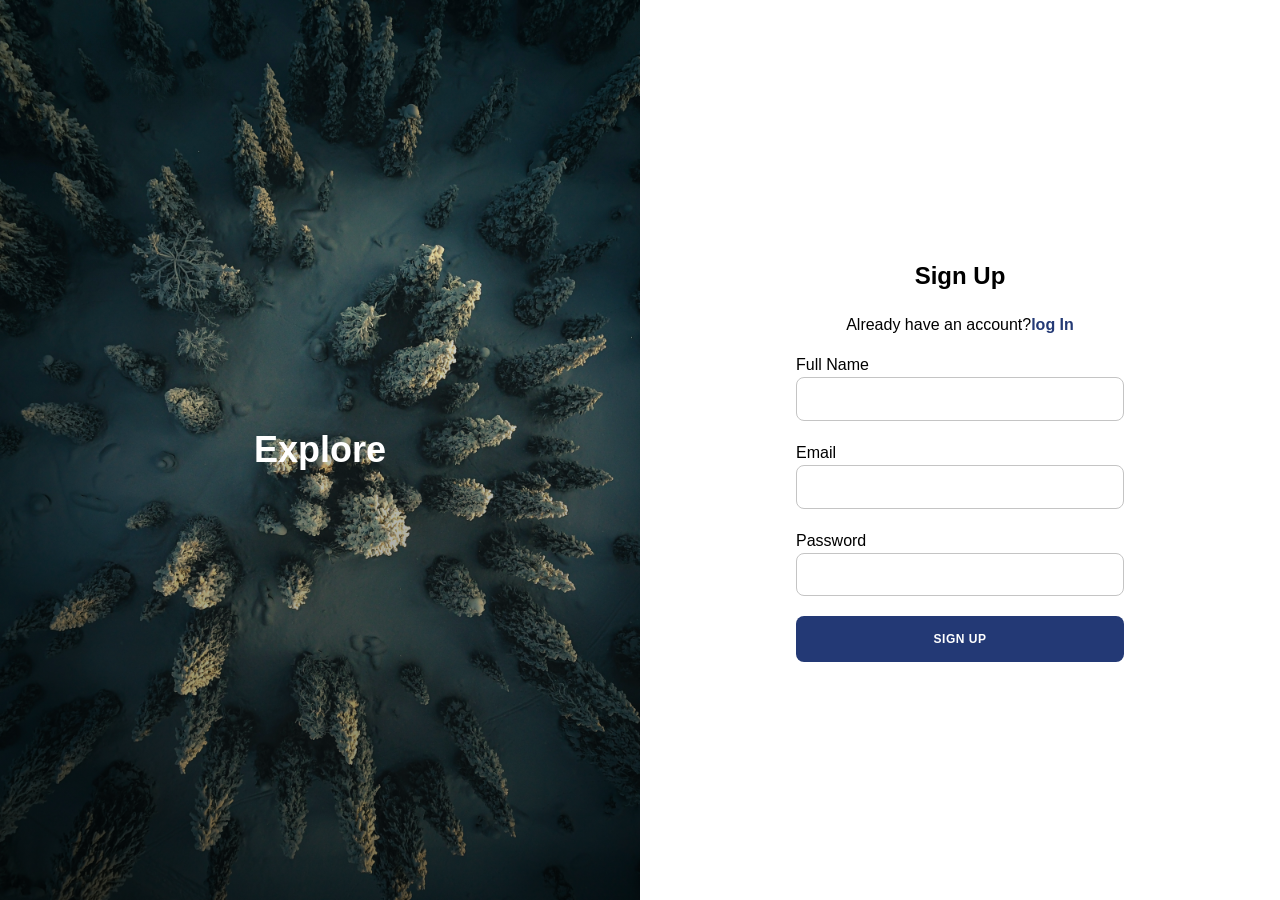
<file: index.html>
<!DOCTYPE html>
<html lang="en">
  <head>
    <meta charset="UTF-8" />
    <meta name="viewport" content="width=device-width, initial-scale=1.0" />
    <link rel="stylesheet" href="style.css" />
    <title>Sign Up</title>
  </head>
  <body>
    <div class="split-screen">
      <div class="left">
        <section class="copy">
          <h1>Explore</h1>
        </section>
      </div>
      <div class="right">
        <form id="signup-form">
          <section class="copy">
            <h2>Sign Up</h2>
            <div class="login-container">
              <p>
                Already have an account?<a href="login.html"
                  ><strong>log In</strong></a
                >
              </p>
            </div>
          </section>
          <!--Input fields for sign up page-->
          <div class="input-container name">
            <label for="name">Full Name</label>
            <input id="name" name="name" type="text" />
          </div>
          <div class="input-container email">
            <label for="email">Email</label>
            <input id="email" name="email" type="email" />
          </div>
          <div class="input-container password">
            <label for="email">Password</label>
            <input id="password" name="password" type="password" />
          </div>

          <!--behaviour of this button class is defined in the script tag where it is saving the data 
            in local storage-->
          <button class="signup-btn" id="signup-btn" type="submit">
            Sign Up
          </button>
          <p id="signup-success" style="display: none; color: rgb(10, 11, 10)">
            Sign up successful!
          </p>
        </form>
      </div>
    </div>
  </body>

  <script>
    /* This class is getting elements from the sign up form with basic functionality 
     preventing empty input field after setting the data i am retriving the data from local storage into user_records
     and checking if email exist and if it does not then in else condition i am pushing the data into local 
     storage with JSON.stringify an the calling the class function */
    class SignUpForm {
      constructor() {
        this.form = document.getElementById("signup-form");
        this.nameInput = document.getElementById("name");
        this.emailInput = document.getElementById("email");
        this.passwordInput = document.getElementById("password");
        this.successMessage = document.getElementById("signup-success");

        this.form.addEventListener("submit", this.saveData.bind(this));
      }

      saveData(event) {
        event.preventDefault();

        const name = this.nameInput.value;
        const email = this.emailInput.value;
        const password = this.passwordInput.value;

        if (name === "" || email === "" || password === "") {
          alert("Please fill in all fields.");
          return false;
        }

        let user_records = JSON.parse(localStorage.getItem("users")) || [];
        console.log(user_records);

        if (
          user_records.some((v) => {
            return v.email == email;
          })
        ) {
          alert("Email already exists");
        } else {
          user_records.push({
            name: name,
            email: email,
            password: password,
          });
          localStorage.setItem("users", JSON.stringify(user_records));
          this.successMessage.style.display = "block";
        }
      }
    }

    const signUp = new SignUpForm();
  </script>
</html>
</file>
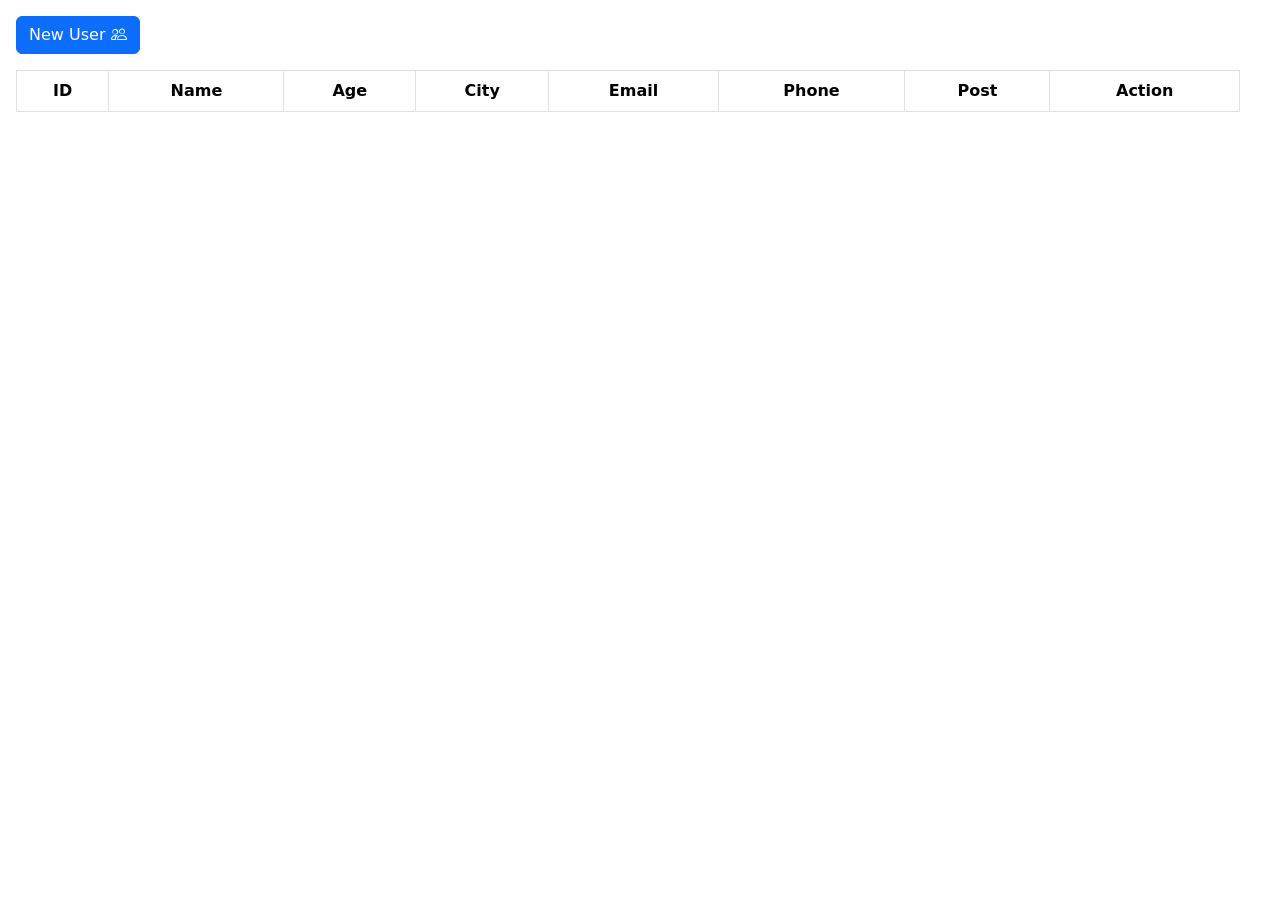
<file: DataTable.html>
<!DOCTYPE html>
<html lang="en">
  <head>
    <meta charset="utf-8" />
    <meta name="viewport" content="width=device-width, initial-scale=1" />
    <title>Data-Table</title>
    <link
      href="https://cdn.jsdelivr.net/npm/bootstrap@5.3.3/dist/css/bootstrap.min.css"
      rel="stylesheet"
      integrity="sha384-QWTKZyjpPEjISv5WaRU9OFeRpok6YctnYmDr5pNlyT2bRjXh0JMhjY6hW+ALEwIH"
      crossorigin="anonymous"
    />
    <link
      rel="stylesheet"
      href="https://cdn.jsdelivr.net/npm/bootstrap-icons@1.3.0/font/bootstrap-icons.css"
    />
    <link rel="stylesheet" href="table.css" />
  </head>
  <body>
    <!-- Basic Structure of Data table with input fields -->
    <span id="loggedin"></span>
    <section class="p-3">
      <div class="row">
        <div class="col-12">
          <button
            class="btn btn-primary"
            data-bs-toggle="modal"
            data-bs-target="#userForm"
          >
            New User <i class="bi bi-people"></i>
          </button>
        </div>
        <div class="row">
          <div class="col-12">
            <table
              class="table table-striped table-hover mt-3 text-center table-bordered"
            >
              <thead>
                <tr>
                  <th>ID</th>
                  <th>Name</th>
                  <th>Age</th>
                  <th>City</th>
                  <th>Email</th>
                  <th>Phone</th>
                  <th>Post</th>
                  <th>Action</th>
                </tr>
              </thead>
              <tbody id="data"></tbody>
            </table>
          </div>
        </div>
      </div>
    </section>
    <!-- User form -->
    <div class="modal fade" id="userForm">
      <div class="modal-dialog modal-dialog-centered modal-lg">
        <div class="modal-content">
          <div class="modal-header">
            <h4 class="modal-title">Fill the form</h4>
            <button
              type="button"
              class="btn-close"
              data-bs-dismiss="modal"
              aria-label="Close"
            ></button>
          </div>
          <div class="modal-body">
            <form action="#" id="myForm">
              <div class="inputField">
                <div>
                  <label for="name">Name</label>
                  <input type="text" name="" id="name" required />
                </div>
                <div>
                  <label for="age">Age</label>
                  <input type="text" name="" id="age" required />
                </div>
                <div>
                  <label for="city">City</label>
                  <input type="text" name="" id="city" required />
                </div>
                <div>
                  <label for="email">Email</label>
                  <input type="text" name="" id="email" required />
                </div>
                <div>
                  <label for="phone">Phone</label>
                  <input type="text" name="" id="phone" required />
                </div>
                <div>
                  <label for="post">Post</label>
                  <input type="text" name="" id="post" required />
                </div>
              </div>
            </form>
            <div class="modal-footer">
              <button
                type="submit"
                form="myForm"
                class="btn btn-primary submit"
              >
                Submit
              </button>
            </div>
          </div>
        </div>
      </div>
    </div>

    <!-- Reading -->
    <div class="modal fade" id="readData">
      <div class="modal-dialog modal-dialog-centered modal-lg">
        <div class="modal-content">
          <div class="modal-header">
            <h4 class="modal-title">Profile</h4>
            <button
              type="button"
              class="btn-close"
              data-bs-dismiss="modal"
              aria-label="Close"
            ></button>
          </div>
          <div class="modal-body">
            <form action="#" id="myForm">
              <div class="inputField">
                <div>
                  <label for="name">Name</label>
                  <input type="text" name="" id="showName" disabled />
                </div>
                <div>
                  <label for="age">Age</label>
                  <input type="text" name="" id="showAge" disabled />
                </div>
                <div>
                  <label for="city">City</label>
                  <input type="text" name="" id="showCity" disabled />
                </div>
                <div>
                  <label for="email">Email</label>
                  <input type="text" name="" id="showEmail" disabled />
                </div>
                <div>
                  <label for="phone">Phone</label>
                  <input type="text" name="" id="showPhone" disabled />
                </div>
                <div>
                  <label for="post">Post</label>
                  <input type="text" name="" id="showPost" disabled />
                </div>
              </div>
            </form>
          </div>
        </div>
      </div>
    </div>

    <script
      src="https://cdn.jsdelivr.net/npm/bootstrap@5.3.3/dist/js/bootstrap.bundle.min.js"
      integrity="sha384-YvpcrYf0tY3lHB60NNkmXc5s9fDVZLESaAA55NDzOxhy9GkcIdslK1eN7N6jIeHz"
      crossorigin="anonymous"
    ></script>
    <script
      src="https://cdn.jsdelivr.net/npm/@popperjs/core@2.11.8/dist/umd/popper.min.js"
      integrity="sha384-I7E8VVD/ismYTF4hNIPjVp/Zjvgyol6VFvRkX/vR+Vc4jQkC+hVqc2pM8ODewa9r"
      crossorigin="anonymous"
    ></script>
    <script
      src="https://cdn.jsdelivr.net/npm/bootstrap@5.3.3/dist/js/bootstrap.min.js"
      integrity="sha384-0pUGZvbkm6XF6gxjEnlmuGrJXVbNuzT9qBBavbLwCsOGabYfZo0T0to5eqruptLy"
      crossorigin="anonymous"
    ></script>
    <script src="Datatable.js"></script>
  </body>
</html>
</file>
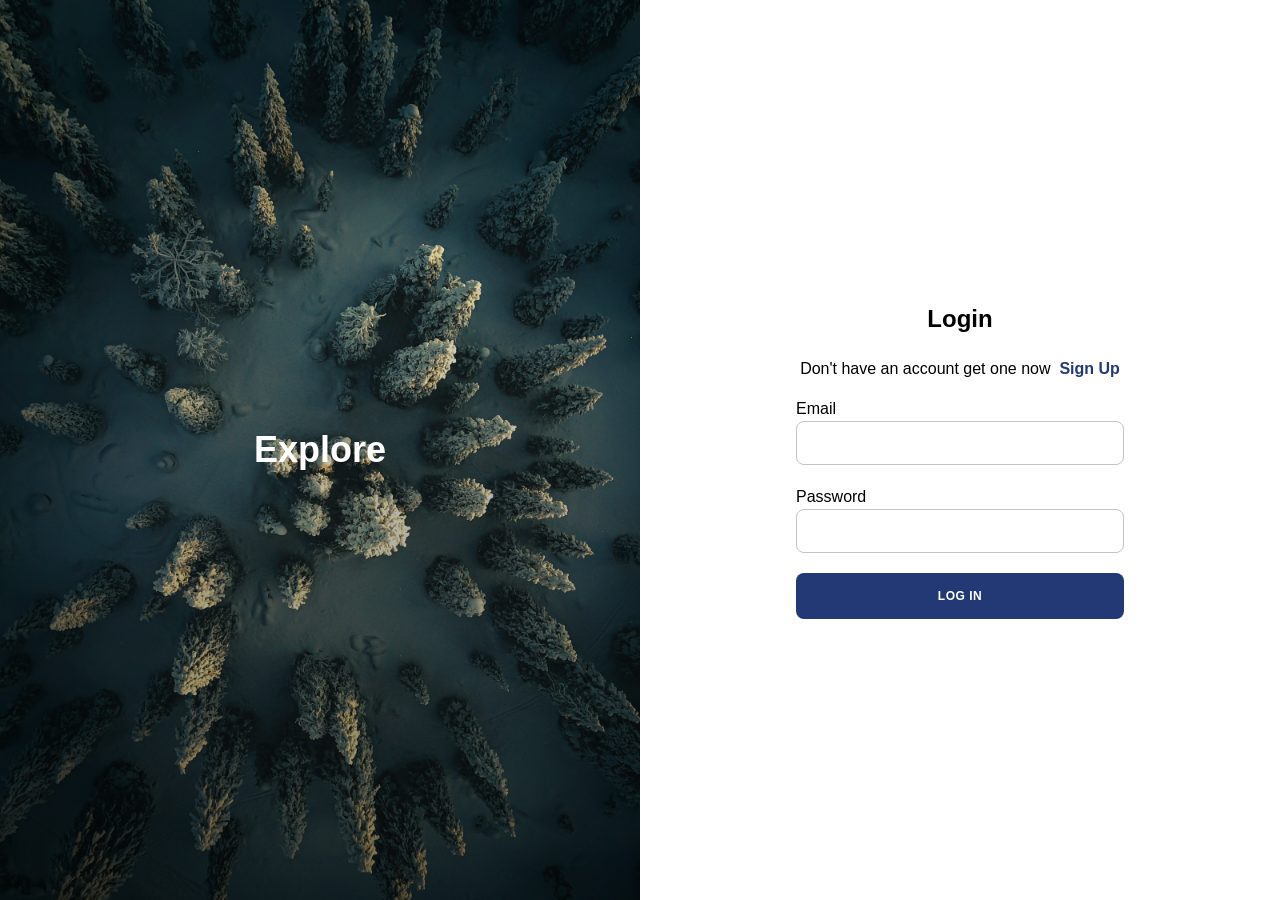
<file: login.html>
<!DOCTYPE html>
<html lang="en">
  <head>
    <meta charset="UTF-8" />
    <meta name="viewport" content="width=device-width, initial-scale=1.0" />
    <link rel="stylesheet" href="style.css" />
    <title>Sign Up</title>
  </head>
  <body>
    <div class="split-screen">
      <div class="left">
        <section class="copy">
          <h1>Explore</h1>
        </section>
      </div>
      <div class="right">
        <form id="loginForm">
          <section class="copy">
            <h2>Login</h2>
            <div class="login-container">
              <p>
                Don't have an account get one now &#160;<a href="index.html"
                  ><strong>Sign Up</strong></a
                >
              </p>
            </div>
            <!-- Input fields for Login Page -->
          </section>
          <div class="input-container email">
            <label for="email">Email</label>
            <input id="email" name="email" type="email" />
          </div>
          <div class="input-container password">
            <label for="email">Password</label>
            <input id="password" name="password" type="password" />
          </div>
          <button class="signup-btn" id="loginBtn" type="button">Log In</button>
        </form>
      </div>
    </div>
  </body>
  <script>
    /* In this class i am taking inputs through get element by id and then by declaring an array 
    i am getting item that is in local storage under key value users then in  if conidtion if the user is found 
     i am setting them in local storage in order to save login info and then by window.location i a redirecting
     to a new page after successfull login that is data-table.html*/
    class UserAuth {
      constructor() {
        this.loginBtn = document.getElementById("loginBtn");
        this.loginForm = document.getElementById("loginForm");
        this.loginBtn.addEventListener("click", this.handleLogin.bind(this));
      }

      handleLogin() {
        const email = this.loginForm.email.value;
        const password = this.loginForm.password.value;

        if (email === "" || password === "") {
          alert("Please enter both email and password.");
          return;
        }

        let userRecords = JSON.parse(localStorage.getItem("users")) || [];
        const foundUser = userRecords.find(
          (user) => user.email === email && user.password === password
        );

        if (foundUser) {
          localStorage.setItem("name", foundUser.name);
          localStorage.setItem("email", foundUser.email);
          window.location.href = "DataTable.html";
        } else {
          alert("Email or password is incorrect");
        }
      }
    }

    const userAuth = new UserAuth();
  </script>
</html>
</file>
<file: style.css>
:root {
  font-size: 100%;
  font-size: 16px;
  line-height: 1.5;
  --primary-blue: #233975;
}

body {
  padding: 0;
  margin: 0;
  font-family: "Montserrat", sans-serif;
  font-weight: 500;
}

h1 {
  font-size: 2.25rem;
  font-weight: 700;
}

a {
  text-decoration: none;
  color: var(--primary-blue);
}
a:hover {
  text-decoration: underline;
}

.split-screen {
  display: flex;
  flex-direction: column;
}

.left {
  height: 200px;
}

.left,
.right {
  display: flex;
  justify-content: center;
  align-items: center;
}

.left {
  background: linear-gradient(rgba(0, 0, 0, 0), rgba(0, 0, 0, 0.5)),
    url("image/christoph-nolte-Gin-O7NC4Bk-unsplash.jpg");
  background-size: cover;
}

.left .copy {
  color: white;
  text-align: center;
}

.right .copy {
  text-align: center;
}
.right .copy .p {
  margin: 1.5em 0;
  font-size: 0.875rem;
}
.right form {
  width: 328px;
}

form input {
  display: block;
  width: 100%;
  box-sizing: border-box;
  border-radius: 8px;
  border: 1px solid #c4c4c4;
  padding: 1em;
  margin-bottom: 1.25rem;
}
.signup-btn {
  display: block;
  width: 100%;
  background: var(--primary-blue);
  font-weight: 700;
  color: white;
  border: none;
  padding: 1rem;
  border-radius: 8px;
  font-size: 0.75rem;
  text-transform: uppercase;
  letter-spacing: 0.5px;
}

@media screen and (min-width: 900px) {
  .split-screen {
    flex-direction: row;
    height: 100vh;
  }
  .left,
  .right {
    display: flex;
    width: 50%;
    height: auto;
  }
}
</file>
<file: table.css>
.modal-header {
  background-color: black;
  color: white;
}

.modal-body form {
  display: flex;
  justify-content: space-between;
  align-items: flex-start;
}
form label {
  width: 50px;
  margin-bottom: 25px;
}
</file>
